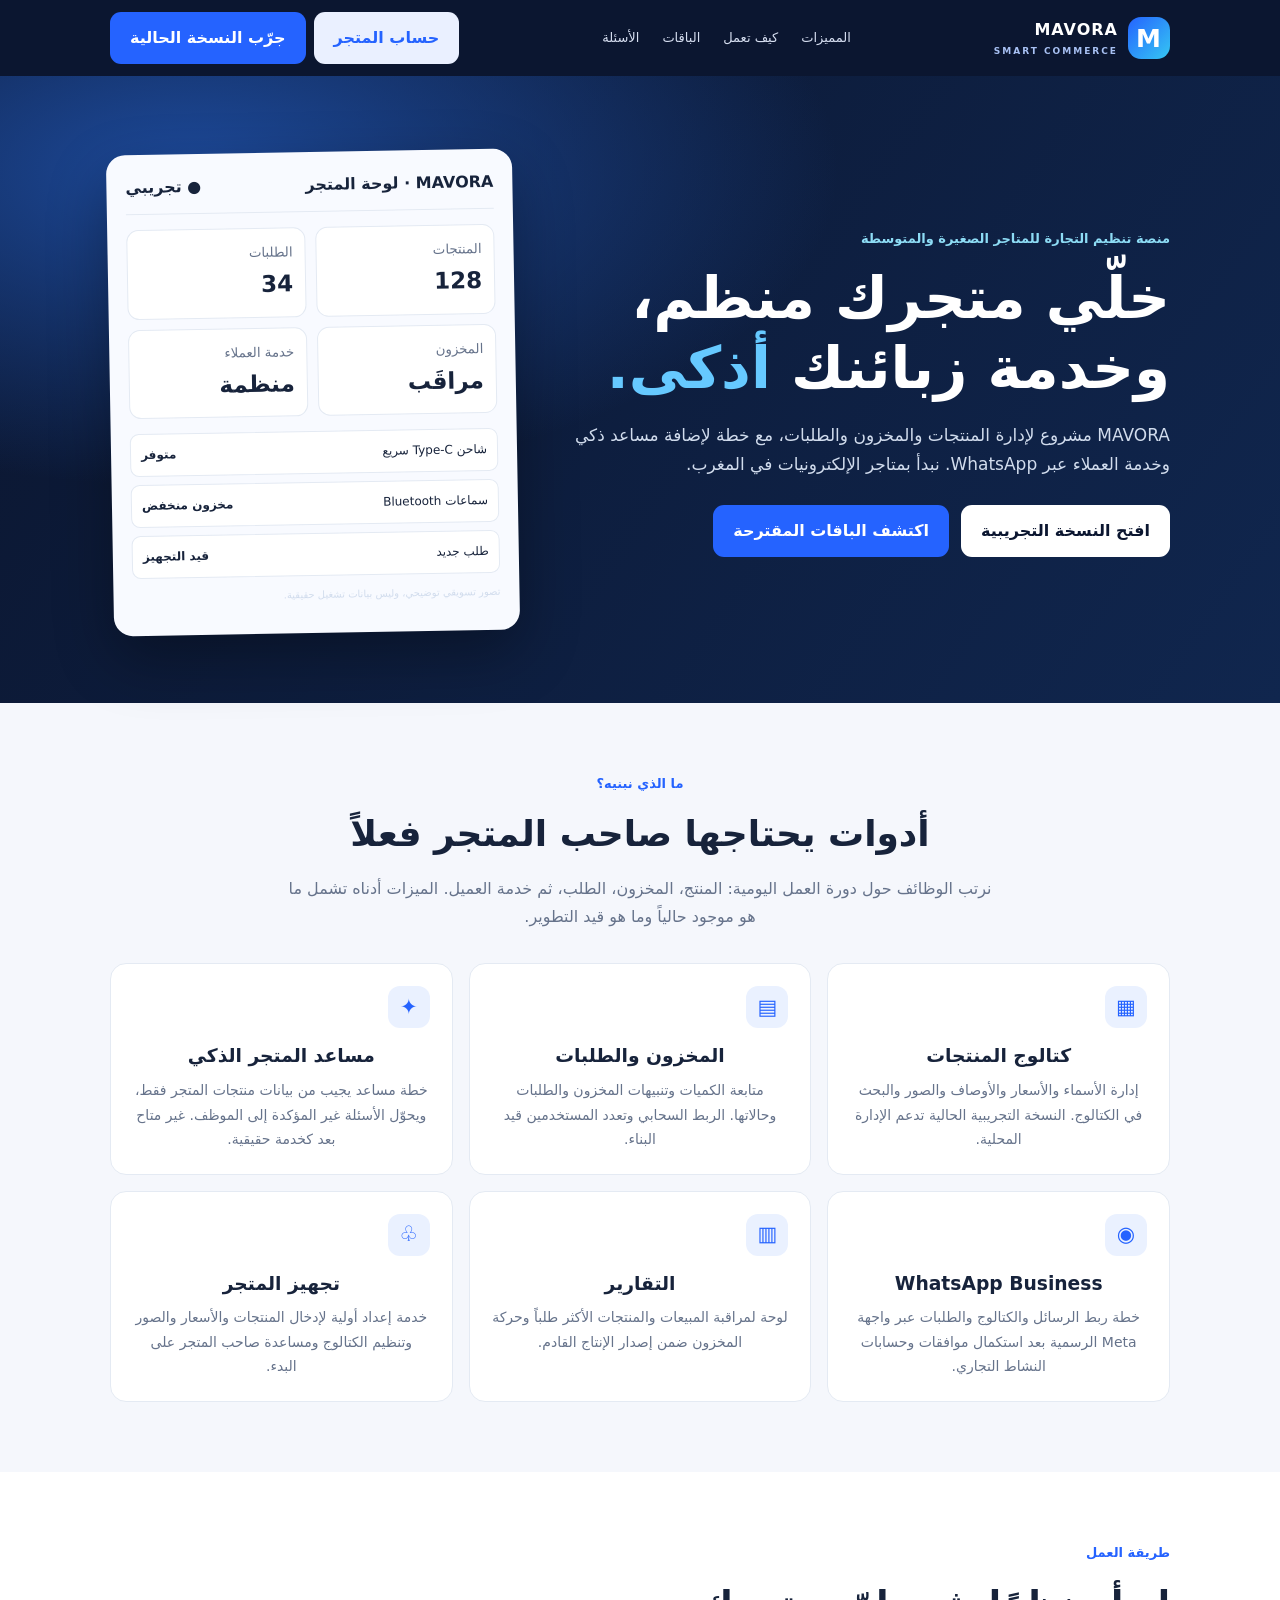
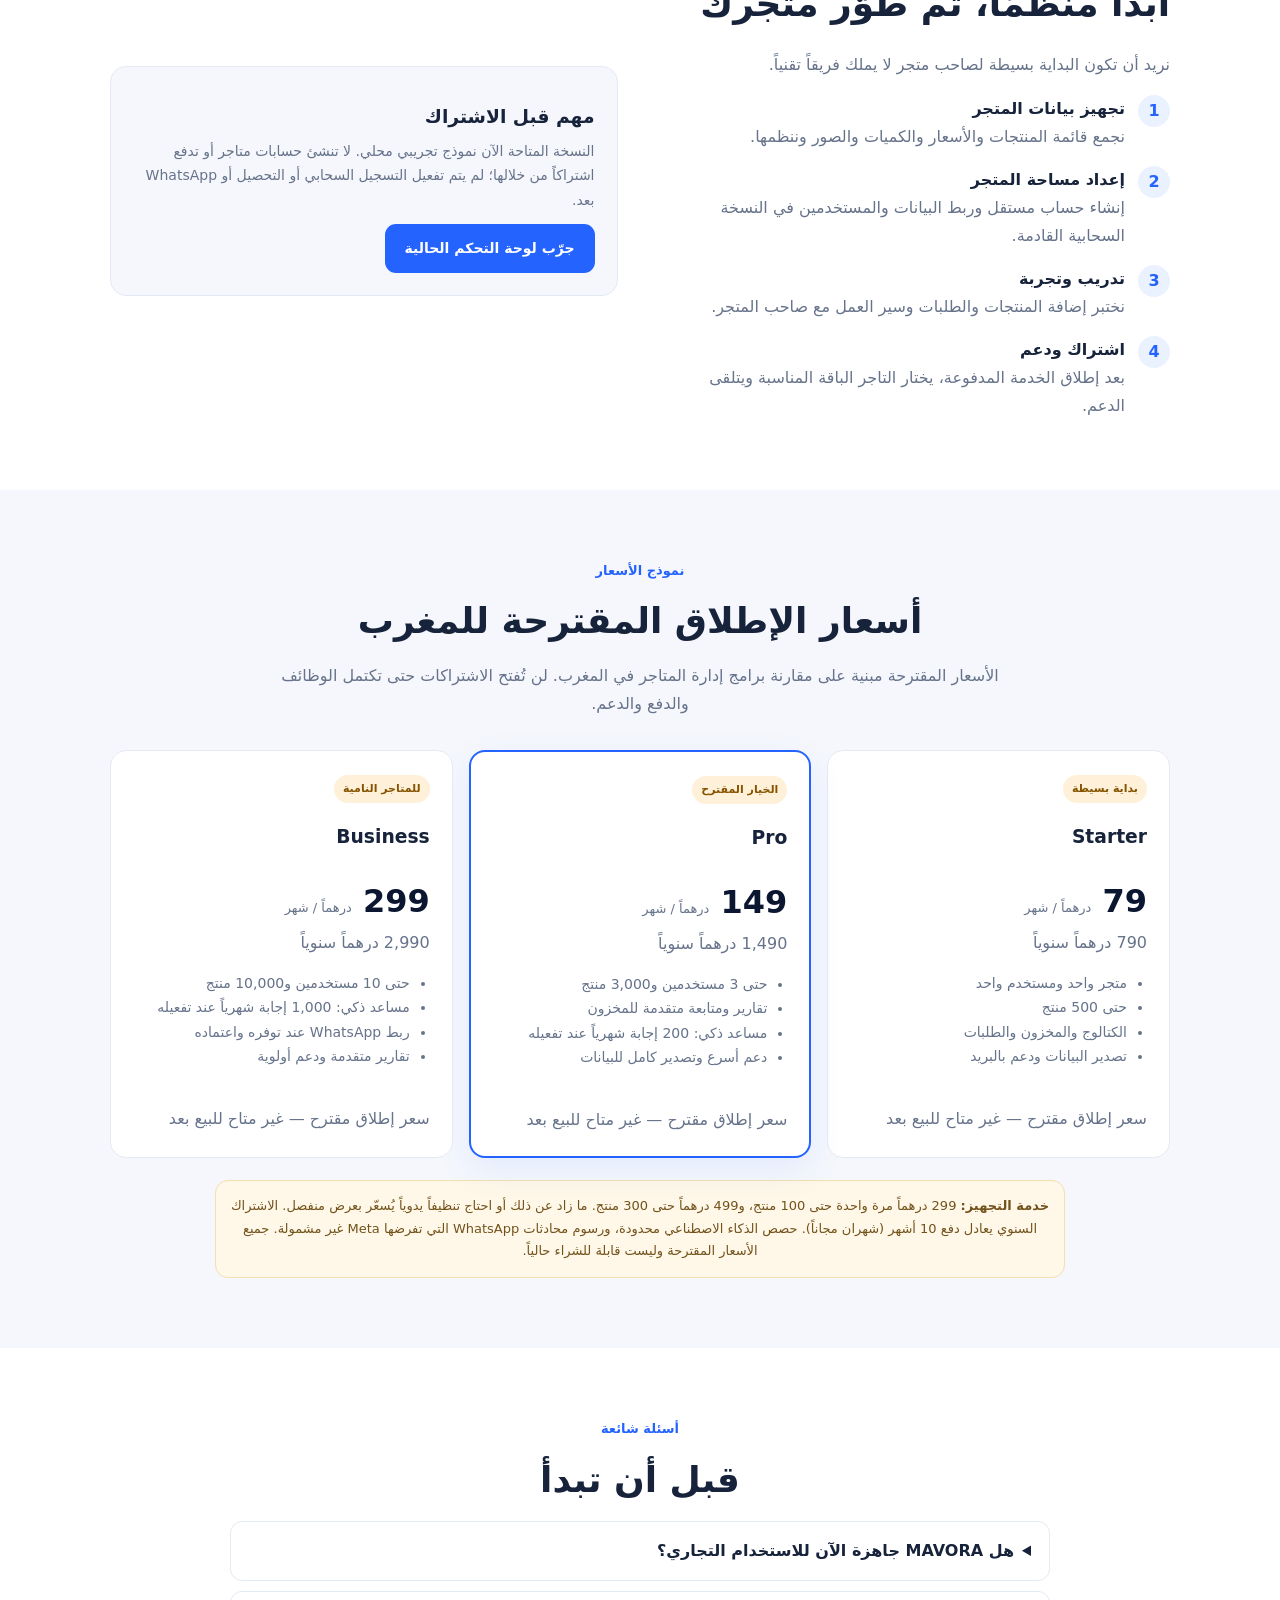
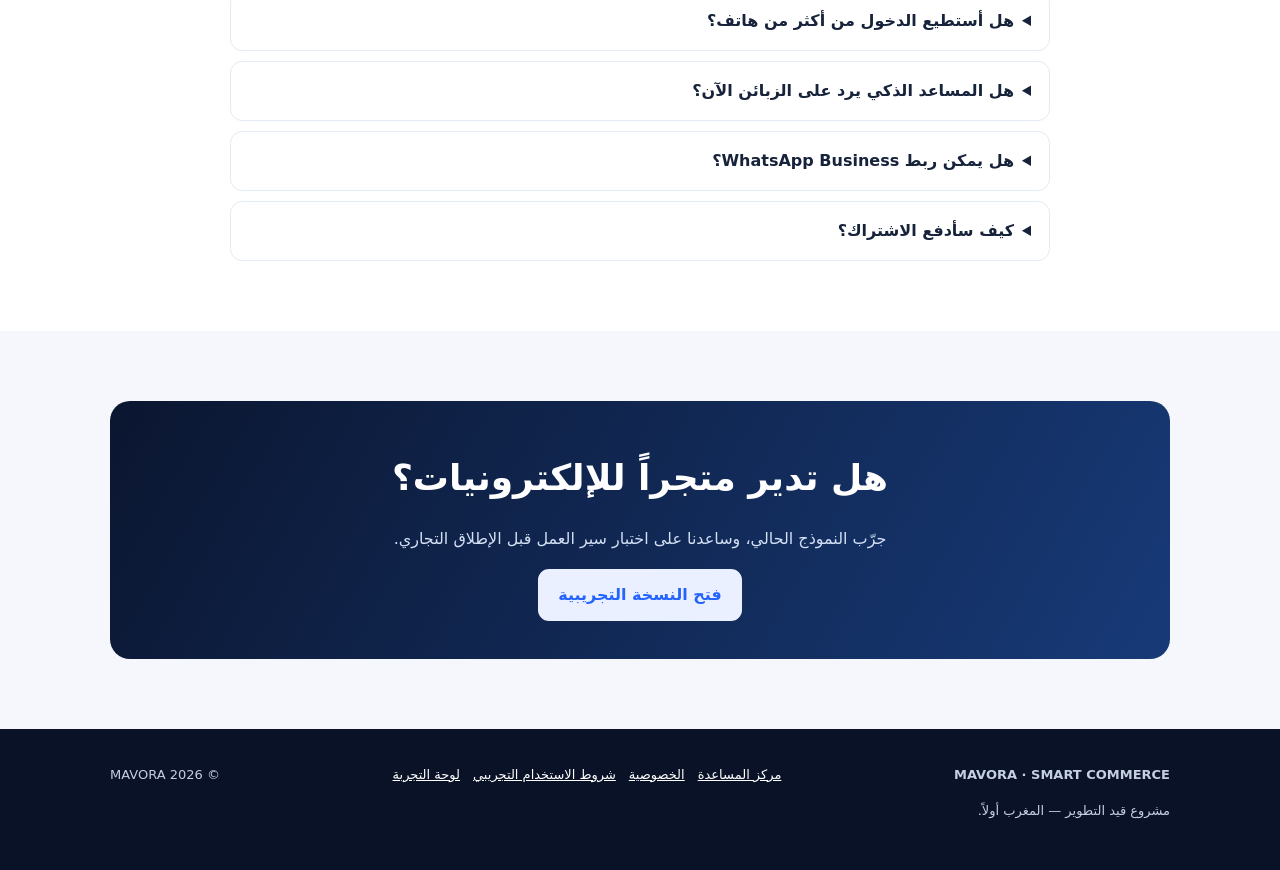
<file: index.html>
<!doctype html>
<html lang="ar" dir="rtl"><head><meta charset="utf-8"><meta name="viewport" content="width=device-width,initial-scale=1"><meta name="theme-color" content="#0b1630"><meta name="description" content="MAVORA تساعد المتاجر على تنظيم المنتجات والمخزون والطلبات وخدمة العملاء."><link rel="manifest" href="./manifest.webmanifest"><title>MAVORA | تجارة أذكى للمتاجر</title>
<style>
:root{--n:#0b1630;--b:#2563ff;--c:#35c7f2;--bg:#f5f7fc;--ink:#17233b;--muted:#66738b;--line:#e4eaf3}*{box-sizing:border-box}html{scroll-behavior:smooth}body{margin:0;background:var(--bg);color:var(--ink);font-family:system-ui,Tahoma,Arial;line-height:1.75}a{color:inherit;text-decoration:none}.wrap{max-width:1100px;margin:auto;padding:0 20px}.top{background:var(--n);color:#fff}.nav{height:76px;display:flex;align-items:center;justify-content:space-between;gap:20px}.brand{display:flex;align-items:center;gap:10px;font-weight:900;letter-spacing:1px}.mark{display:grid;place-items:center;width:42px;height:42px;border-radius:13px;background:linear-gradient(135deg,var(--b),var(--c));font-size:25px}.brand small{display:block;font-size:9px;color:#a8c1f3;letter-spacing:2px}.links{display:flex;gap:23px;color:#d6def0;font-size:13px}.btn{display:inline-flex;align-items:center;justify-content:center;border:0;border-radius:11px;background:var(--b);color:#fff;padding:12px 20px;font-weight:800;min-height:45px}.btn.alt{background:#eaf0ff;color:var(--b)}.hero{padding:76px 0 70px;color:#fff;background:radial-gradient(ellipse at 15% 15%,#1d4a9b 0,transparent 42%),linear-gradient(125deg,#0b1630,#10264e)}.hero-grid{display:grid;grid-template-columns:1.2fr .8fr;align-items:center;gap:45px}.eyebrow{color:#8ddcf5;font-weight:800;font-size:13px}.hero h1{font-size:clamp(34px,5vw,58px);line-height:1.2;margin:14px 0}.hero h1 span{color:#66c9ff}.hero p{color:#d1dced;max-width:650px;font-size:17px}.hero-actions{display:flex;gap:12px;flex-wrap:wrap;margin-top:25px}.hero .alt{background:#fff;color:var(--n)}.mock{background:#f8faff;color:var(--ink);border-radius:19px;padding:19px;box-shadow:0 22px 60px #0005;transform:rotate(-1deg)}.mock-head{display:flex;justify-content:space-between;align-items:center;border-bottom:1px solid var(--line);padding-bottom:12px;font-weight:800}.mock-grid{display:grid;grid-template-columns:repeat(2,1fr);gap:10px;margin:15px 0}.mock-stat{background:white;border:1px solid var(--line);border-radius:12px;padding:12px}.mock-stat small{color:var(--muted);display:block}.mock-stat b{font-size:23px}.mock-row{background:white;border:1px solid var(--line);border-radius:9px;padding:10px;margin-top:8px;font-size:12px;display:flex;justify-content:space-between}.section{padding:70px 0}.section.white{background:#fff}.center{text-align:center}.kicker{color:var(--b);font-weight:800;font-size:13px}.section h2{font-size:clamp(25px,3vw,36px);margin:7px 0 10px}.lead{color:var(--muted);max-width:720px;margin:0 auto 32px}.cards{display:grid;grid-template-columns:repeat(3,1fr);gap:16px}.card{background:#fff;border:1px solid var(--line);border-radius:16px;padding:22px}.white .card{background:var(--bg)}.ico{width:42px;height:42px;border-radius:12px;display:grid;place-items:center;background:#eaf1ff;color:var(--b);font-size:21px}.card h3{margin:12px 0 5px}.card p{margin:0;color:var(--muted);font-size:14px}.split{display:grid;grid-template-columns:1fr 1fr;gap:45px;align-items:center}.steps{display:grid;gap:15px}.step{display:flex;gap:13px;align-items:flex-start}.num{flex:0 0 32px;height:32px;border-radius:50%;display:grid;place-items:center;background:#eaf1ff;color:var(--b);font-weight:900}.plans{display:grid;grid-template-columns:repeat(3,1fr);gap:16px;text-align:right}.plan{background:#fff;border:1px solid var(--line);border-radius:16px;padding:22px}.plan.featured{border:2px solid var(--b);box-shadow:0 12px 35px #2563ff16}.price{font-size:32px;font-weight:900;color:var(--n)}.price small{font-size:13px;color:var(--muted);font-weight:500}.plan ul{padding-right:20px;color:var(--muted);font-size:14px;min-height:120px}.pill{display:inline-block;background:#fff1d9;color:#865400;padding:4px 9px;border-radius:30px;font-size:11px;font-weight:800}.warning{background:#fff8e8;border:1px solid #f2dfb2;color:#72521b;border-radius:13px;padding:14px;margin:22px auto 0;max-width:850px;font-size:13px}.faq{max-width:820px;margin:auto;display:grid;gap:10px;text-align:right}.faq details{background:#fff;border:1px solid var(--line);border-radius:12px;padding:15px 18px}.faq summary{font-weight:800;cursor:pointer}.faq p{color:var(--muted);font-size:14px;margin-bottom:0}.cta{background:linear-gradient(120deg,#0b1630,#173a78);color:#fff;border-radius:20px;padding:38px;text-align:center}.cta p{color:#d4e0f5}.foot{background:#091226;color:#c4cfe2;padding:35px 0;font-size:13px}.footrow{display:flex;justify-content:space-between;gap:20px;flex-wrap:wrap}.foot a{color:#fff;text-decoration:underline}.muted{color:var(--muted)}@media(max-width:760px){.links{display:none}.hero{padding:52px 0}.hero-grid,.split{grid-template-columns:1fr}.mock{max-width:500px}.cards,.plans{grid-template-columns:1fr}.plan ul{min-height:0}.section{padding:52px 0}.nav{height:66px}.cta{padding:25px 17px}}
</style></head><body>
<header class="top"><div class="wrap nav"><a class="brand" href="./"><span class="mark">M</span><span>MAVORA<small>SMART COMMERCE</small></span></a><nav class="links"><a href="#features">المميزات</a><a href="#how">كيف تعمل</a><a href="#plans">الباقات</a><a href="#faq">الأسئلة</a></nav><div style="display:flex;gap:8px;align-items:center"><a class="btn alt" href="./cloud.html">حساب المتجر</a><a class="btn" href="./app.html">جرّب النسخة الحالية</a></div></div></header>
<section class="hero"><div class="wrap hero-grid"><div><div class="eyebrow">منصة تنظيم التجارة للمتاجر الصغيرة والمتوسطة</div><h1>خلّي متجرك منظم، وخدمة زبائنك <span>أذكى.</span></h1><p>MAVORA مشروع لإدارة المنتجات والمخزون والطلبات، مع خطة لإضافة مساعد ذكي وخدمة العملاء عبر WhatsApp. نبدأ بمتاجر الإلكترونيات في المغرب.</p><div class="hero-actions"><a class="btn alt" href="./app.html">افتح النسخة التجريبية</a><a class="btn" href="#plans">اكتشف الباقات المقترحة</a></div></div><div class="mock" aria-label="تصور توضيحي للوحة إدارة المتجر"><div class="mock-head"><span>MAVORA · لوحة المتجر</span><span>● تجريبي</span></div><div class="mock-grid"><div class="mock-stat"><small>المنتجات</small><b>128</b></div><div class="mock-stat"><small>الطلبات</small><b>34</b></div><div class="mock-stat"><small>المخزون</small><b>مراقَب</b></div><div class="mock-stat"><small>خدمة العملاء</small><b>منظمة</b></div></div><div class="mock-row"><span>شاحن Type-C سريع</span><b>متوفر</b></div><div class="mock-row"><span>سماعات Bluetooth</span><b>مخزون منخفض</b></div><div class="mock-row"><span>طلب جديد</span><b>قيد التجهيز</b></div><p class="muted" style="font-size:10px">تصور تسويقي توضيحي، وليس بيانات تشغيل حقيقية.</p></div></div></section>
<section class="section" id="features"><div class="wrap center"><div class="kicker">ما الذي نبنيه؟</div><h2>أدوات يحتاجها صاحب المتجر فعلاً</h2><p class="lead">نرتب الوظائف حول دورة العمل اليومية: المنتج، المخزون، الطلب، ثم خدمة العميل. الميزات أدناه تشمل ما هو موجود حالياً وما هو قيد التطوير.</p><div class="cards">
<article class="card"><div class="ico">▦</div><h3>كتالوج المنتجات</h3><p>إدارة الأسماء والأسعار والأوصاف والصور والبحث في الكتالوج. النسخة التجريبية الحالية تدعم الإدارة المحلية.</p></article>
<article class="card"><div class="ico">▤</div><h3>المخزون والطلبات</h3><p>متابعة الكميات وتنبيهات المخزون والطلبات وحالاتها. الربط السحابي وتعدد المستخدمين قيد البناء.</p></article>
<article class="card"><div class="ico">✦</div><h3>مساعد المتجر الذكي</h3><p>خطة مساعد يجيب من بيانات منتجات المتجر فقط، ويحوّل الأسئلة غير المؤكدة إلى الموظف. غير متاح بعد كخدمة حقيقية.</p></article>
<article class="card"><div class="ico">◉</div><h3>WhatsApp Business</h3><p>خطة ربط الرسائل والكتالوج والطلبات عبر واجهة Meta الرسمية بعد استكمال موافقات وحسابات النشاط التجاري.</p></article>
<article class="card"><div class="ico">▥</div><h3>التقارير</h3><p>لوحة لمراقبة المبيعات والمنتجات الأكثر طلباً وحركة المخزون ضمن إصدار الإنتاج القادم.</p></article>
<article class="card"><div class="ico">♧</div><h3>تجهيز المتجر</h3><p>خدمة إعداد أولية لإدخال المنتجات والأسعار والصور وتنظيم الكتالوج ومساعدة صاحب المتجر على البدء.</p></article>
</div></div></section>
<section class="section white" id="how"><div class="wrap split"><div><div class="kicker">طريقة العمل</div><h2>ابدأ منظمًا، ثم طوّر متجرك</h2><p class="muted">نريد أن تكون البداية بسيطة لصاحب متجر لا يملك فريقاً تقنياً.</p><div class="steps"><div class="step"><span class="num">1</span><div><b>تجهيز بيانات المتجر</b><div class="muted">نجمع قائمة المنتجات والأسعار والكميات والصور وننظمها.</div></div></div><div class="step"><span class="num">2</span><div><b>إعداد مساحة المتجر</b><div class="muted">إنشاء حساب مستقل وربط البيانات والمستخدمين في النسخة السحابية القادمة.</div></div></div><div class="step"><span class="num">3</span><div><b>تدريب وتجربة</b><div class="muted">نختبر إضافة المنتجات والطلبات وسير العمل مع صاحب المتجر.</div></div></div><div class="step"><span class="num">4</span><div><b>اشتراك ودعم</b><div class="muted">بعد إطلاق الخدمة المدفوعة، يختار التاجر الباقة المناسبة ويتلقى الدعم.</div></div></div></div></div><div class="card"><h3>مهم قبل الاشتراك</h3><p>النسخة المتاحة الآن نموذج تجريبي محلي. لا تنشئ حسابات متاجر أو تدفع اشتراكاً من خلالها؛ لم يتم تفعيل التسجيل السحابي أو التحصيل أو WhatsApp بعد.</p><p style="margin-top:12px"><a class="btn" href="./app.html">جرّب لوحة التحكم الحالية</a></p></div></div></section>
<section class="section" id="plans"><div class="wrap center"><div class="kicker">نموذج الأسعار</div><h2>أسعار الإطلاق المقترحة للمغرب</h2><p class="lead">الأسعار المقترحة مبنية على مقارنة برامج إدارة المتاجر في المغرب. لن تُفتح الاشتراكات حتى تكتمل الوظائف والدفع والدعم.</p><div class="plans">
<article class="plan"><span class="pill">بداية بسيطة</span><h3>Starter</h3><div class="price">79 <small>درهماً / شهر</small></div><div class="muted">790 درهماً سنوياً</div><ul><li>متجر واحد ومستخدم واحد</li><li>حتى 500 منتج</li><li>الكتالوج والمخزون والطلبات</li><li>تصدير البيانات ودعم بالبريد</li></ul><span class="muted">سعر إطلاق مقترح — غير متاح للبيع بعد</span></article>
<article class="plan featured"><span class="pill">الخيار المقترح</span><h3>Pro</h3><div class="price">149 <small>درهماً / شهر</small></div><div class="muted">1,490 درهماً سنوياً</div><ul><li>حتى 3 مستخدمين و3,000 منتج</li><li>تقارير ومتابعة متقدمة للمخزون</li><li>مساعد ذكي: 200 إجابة شهرياً عند تفعيله</li><li>دعم أسرع وتصدير كامل للبيانات</li></ul><span class="muted">سعر إطلاق مقترح — غير متاح للبيع بعد</span></article>
<article class="plan"><span class="pill">للمتاجر النامية</span><h3>Business</h3><div class="price">299 <small>درهماً / شهر</small></div><div class="muted">2,990 درهماً سنوياً</div><ul><li>حتى 10 مستخدمين و10,000 منتج</li><li>مساعد ذكي: 1,000 إجابة شهرياً عند تفعيله</li><li>ربط WhatsApp عند توفره واعتماده</li><li>تقارير متقدمة ودعم أولوية</li></ul><span class="muted">سعر إطلاق مقترح — غير متاح للبيع بعد</span></article>
</div><div class="warning"><b>خدمة التجهيز:</b> 299 درهماً مرة واحدة حتى 100 منتج، و499 درهماً حتى 300 منتج. ما زاد عن ذلك أو احتاج تنظيفاً يدوياً يُسعّر بعرض منفصل. الاشتراك السنوي يعادل دفع 10 أشهر (شهران مجاناً). حصص الذكاء الاصطناعي محدودة، ورسوم محادثات WhatsApp التي تفرضها Meta غير مشمولة. جميع الأسعار المقترحة وليست قابلة للشراء حالياً.</div></div></section>
<section class="section white" id="faq"><div class="wrap center"><div class="kicker">أسئلة شائعة</div><h2>قبل أن تبدأ</h2><div class="faq">
<details><summary>هل MAVORA جاهزة الآن للاستخدام التجاري؟</summary><p>لا. المتاح حالياً نموذج واجهة تجريبي يحفظ البيانات محلياً في المتصفح. لا تستخدمه لتخزين بيانات عملاء حقيقية أو تشغيل متجر فعلي.</p></details>
<details><summary>هل أستطيع الدخول من أكثر من هاتف؟</summary><p>ليس في النسخة الحالية. المزامنة السحابية وتسجيل الدخول لكل متجر من متطلبات الإصدار التجاري القادم.</p></details>
<details><summary>هل المساعد الذكي يرد على الزبائن الآن؟</summary><p>لا. الموجود في النسخة التجريبية بحث بسيط داخل كتالوج محلي، وليس نموذج ذكاء اصطناعي متصلاً.</p></details>
<details><summary>هل يمكن ربط WhatsApp Business؟</summary><p>هذا ضمن خارطة الطريق. يتطلب حساب WhatsApp Business Platform ورقم نشاط تجاري وإعدادات وموافقات Meta، ولا يعمل بمجرد فتح الموقع.</p></details>
<details><summary>كيف سأدفع الاشتراك؟</summary><p>لم يتم تفعيل الدفع بعد. الخطة هي بوابة محلية للمغرب بعد قبول التاجر، وPaddle للأسواق الدولية بعد التحقق من أهلية حساب البائع. لن نطلب منك إدخال بطاقة أو دفع أي مبلغ قبل إعلان الإطلاق الرسمي.</p></details>
</div></div></section>
<section class="section"><div class="wrap"><div class="cta"><h2>هل تدير متجراً للإلكترونيات؟</h2><p>جرّب النموذج الحالي، وساعدنا على اختبار سير العمل قبل الإطلاق التجاري.</p><a class="btn alt" href="./app.html">فتح النسخة التجريبية</a></div></div></section>
<footer class="foot"><div class="wrap footrow"><div><b>MAVORA · SMART COMMERCE</b><p>مشروع قيد التطوير — المغرب أولاً.</p></div><div><a href="./help.html">مركز المساعدة</a>　<a href="./privacy.html">الخصوصية</a>　<a href="./terms.html">شروط الاستخدام التجريبي</a>　<a href="./app.html">لوحة التجربة</a></div><div>© <span id="year"></span> MAVORA</div></div></footer><script>document.getElementById('year').textContent=new Date().getFullYear()</script></body></html>
</file>
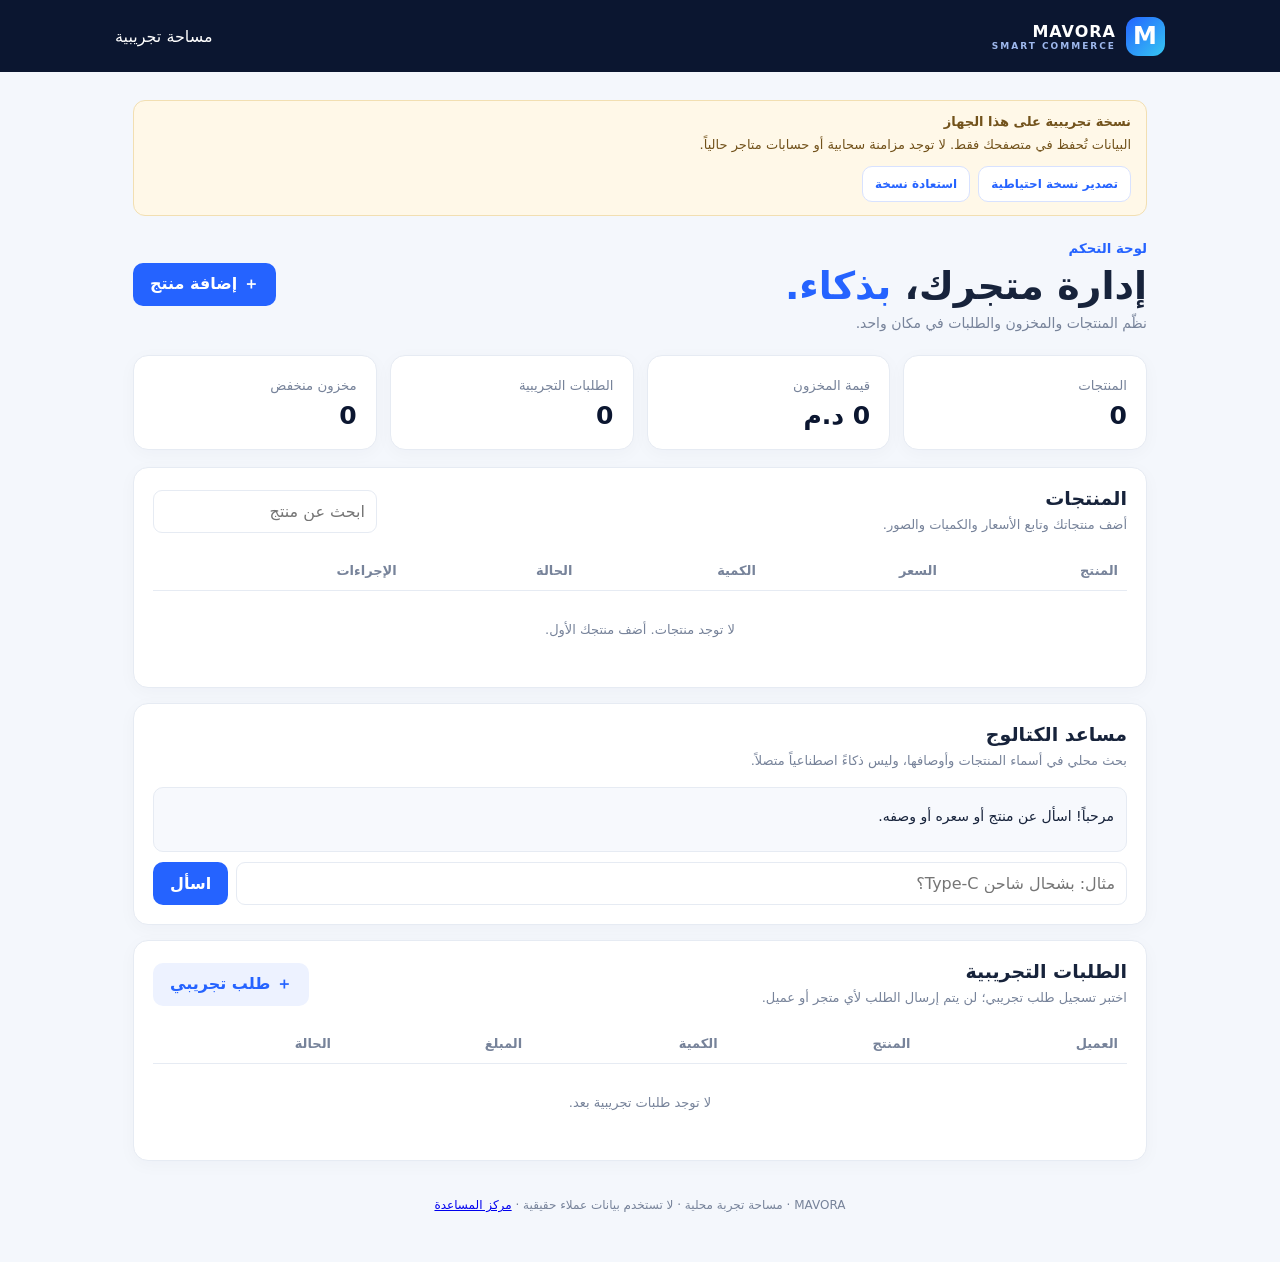
<file: app.html>
<!doctype html>
<html lang="ar" dir="rtl">
<head>
<meta charset="utf-8">
<meta name="viewport" content="width=device-width,initial-scale=1">
<meta name="theme-color" content="#0b1630">
<meta name="description" content="MAVORA لإدارة المتاجر والمنتجات والمخزون والطلبات">
<link rel="manifest" href="./manifest.webmanifest">
<link rel="stylesheet" href="./styles.css">
<title>MAVORA | لوحة التجربة</title>
</head>
<body>
<header><a class="brand" href="./" aria-label="MAVORA الصفحة الرئيسية"><b>M</b><span>MAVORA<small>SMART COMMERCE</small></span></a><span id="storeLabel">مساحة تجريبية</span></header>
<main>
<div class="notice" role="status"><strong>نسخة تجريبية على هذا الجهاز</strong><span>البيانات تُحفظ في متصفحك فقط. لا توجد مزامنة سحابية أو حسابات متاجر حالياً.</span><div class="backup-actions"><button type="button" class="outline" id="exportBtn">تصدير نسخة احتياطية</button><button type="button" class="outline" id="importBtn">استعادة نسخة</button><input id="importFile" type="file" accept="application/json,.json" hidden></div></div>
<section class="hero"><div><small>لوحة التحكم</small><h1>إدارة متجرك، <em>بذكاء.</em></h1><p>نظّم المنتجات والمخزون والطلبات في مكان واحد.</p></div><button id="addBtn">＋ إضافة منتج</button></section>
<section class="stats">
<article><small>المنتجات</small><strong id="count">0</strong></article>
<article><small>قيمة المخزون</small><strong id="stockValue">0 د.م</strong></article>
<article><small>الطلبات التجريبية</small><strong id="ordersCount">0</strong></article>
<article><small>مخزون منخفض</small><strong id="lowCount">0</strong></article>
</section>
<section class="panel">
<div class="heading"><div><h2>المنتجات</h2><p>أضف منتجاتك وتابع الأسعار والكميات والصور.</p></div><input id="search" type="search" placeholder="ابحث عن منتج" aria-label="ابحث عن منتج"></div>
<div class="scroll"><table><thead><tr><th>المنتج</th><th>السعر</th><th>الكمية</th><th>الحالة</th><th>الإجراءات</th></tr></thead><tbody id="rows"></tbody></table></div>
<p id="empty" class="empty">لا توجد منتجات. أضف منتجك الأول.</p><p id="noResults" class="empty" hidden>لا توجد نتائج مطابقة للبحث.</p>
</section>
<section class="panel">
<div class="heading"><div><h2>مساعد الكتالوج</h2><p>بحث محلي في أسماء المنتجات وأوصافها، وليس ذكاءً اصطناعياً متصلاً.</p></div></div>
<div id="chat" class="chat" aria-live="polite"><p>مرحباً! اسأل عن منتج أو سعره أو وصفه.</p></div>
<form id="ask"><input id="question" autocomplete="off" placeholder="مثال: بشحال شاحن Type-C؟" required maxlength="180"><button>اسأل</button></form>
</section>
<section class="panel">
<div class="heading"><div><h2>الطلبات التجريبية</h2><p>اختبر تسجيل طلب تجريبي؛ لن يتم إرسال الطلب لأي متجر أو عميل.</p></div><button class="secondary" id="newOrder">＋ طلب تجريبي</button></div>
<div class="scroll"><table><thead><tr><th>العميل</th><th>المنتج</th><th>الكمية</th><th>المبلغ</th><th>الحالة</th></tr></thead><tbody id="orderRows"></tbody></table></div>
<p id="ordersEmpty" class="empty">لا توجد طلبات تجريبية بعد.</p>
</section>
<footer>MAVORA · مساحة تجربة محلية · لا تستخدم بيانات عملاء حقيقية · <a href="./help.html">مركز المساعدة</a></footer>
</main>
<dialog id="dlg"><form id="productForm">
<h2 id="productDialogTitle">إضافة منتج</h2><input type="hidden" id="pid">
<label>اسم المنتج<input id="name" required maxlength="80" autocomplete="off"></label>
<label>السعر بالدرهم<input id="price" type="number" min="0" max="100000000" step="0.01" required inputmode="decimal"></label>
<label>الكمية<input id="qty" type="number" min="0" max="10000000" step="1" required inputmode="numeric"></label>
<label>وصف المنتج (اختياري)<input id="desc" maxlength="300"></label>
<label>رابط صورة المنتج (اختياري)<input id="imageUrl" type="url" placeholder="https://..." maxlength="500" inputmode="url"></label>
<p class="field-hint">استخدم رابط صورة مباشر يبدأ بـ https:// أو http://.</p>
<div class="actions"><button type="button" class="secondary" id="cancel">إلغاء</button><button>حفظ المنتج</button></div>
</form></dialog>
<dialog id="orderDlg"><form id="orderForm">
<h2>إنشاء طلب تجريبي</h2>
<label>اسم العميل<input id="customer" required maxlength="80"></label>
<label>المنتج<select id="orderProduct" required></select></label>
<label>الكمية المطلوبة<input id="orderQty" type="number" min="1" step="1" value="1" required inputmode="numeric"></label>
<p id="availableQty" class="field-hint"></p>
<div class="actions"><button type="button" class="secondary" id="cancelOrder">إلغاء</button><button>إنشاء الطلب التجريبي</button></div>
</form></dialog>
<script src="./app.js" defer></script>
</body></html>
</file>
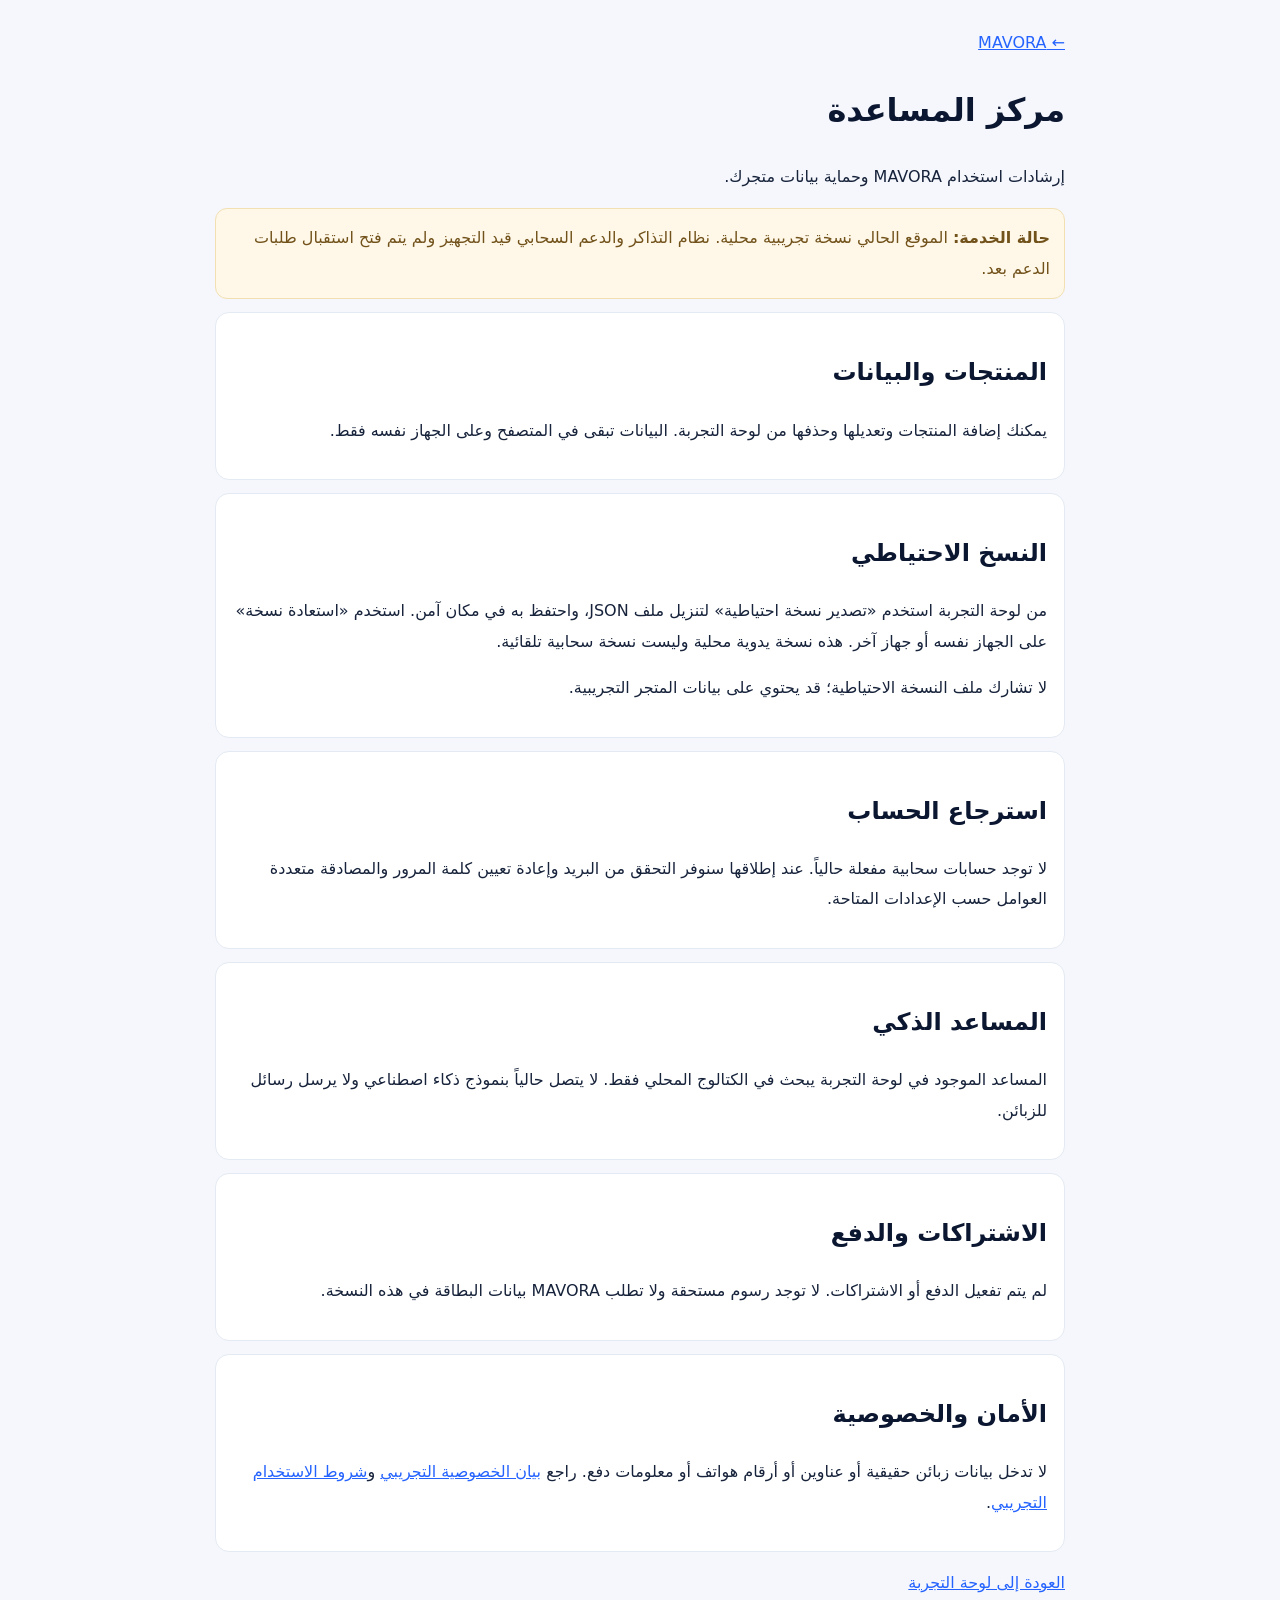
<file: help.html>
<!doctype html><html lang="ar" dir="rtl"><head><meta charset="utf-8"><meta name="viewport" content="width=device-width,initial-scale=1"><meta name="robots" content="index,follow"><title>مركز المساعدة | MAVORA</title><style>body{font-family:system-ui,Tahoma;line-height:1.9;max-width:850px;margin:28px auto;padding:0 18px;color:#17233b;background:#f5f7fc}h1,h2{color:#0b1630}a{color:#2563ff}.card{background:white;border:1px solid #e4eaf3;border-radius:14px;padding:17px;margin:13px 0}.notice{background:#fff8e8;border:1px solid #f2dfb2;border-radius:12px;padding:14px;color:#72521b}</style></head><body><p><a href="./">← MAVORA</a></p><h1>مركز المساعدة</h1><p>إرشادات استخدام MAVORA وحماية بيانات متجرك.</p><div class="notice"><b>حالة الخدمة:</b> الموقع الحالي نسخة تجريبية محلية. نظام التذاكر والدعم السحابي قيد التجهيز ولم يتم فتح استقبال طلبات الدعم بعد.</div><section class="card"><h2>المنتجات والبيانات</h2><p>يمكنك إضافة المنتجات وتعديلها وحذفها من لوحة التجربة. البيانات تبقى في المتصفح وعلى الجهاز نفسه فقط.</p></section><section class="card"><h2>النسخ الاحتياطي</h2><p>من لوحة التجربة استخدم «تصدير نسخة احتياطية» لتنزيل ملف JSON، واحتفظ به في مكان آمن. استخدم «استعادة نسخة» على الجهاز نفسه أو جهاز آخر. هذه نسخة يدوية محلية وليست نسخة سحابية تلقائية.</p><p>لا تشارك ملف النسخة الاحتياطية؛ قد يحتوي على بيانات المتجر التجريبية.</p></section><section class="card"><h2>استرجاع الحساب</h2><p>لا توجد حسابات سحابية مفعلة حالياً. عند إطلاقها سنوفر التحقق من البريد وإعادة تعيين كلمة المرور والمصادقة متعددة العوامل حسب الإعدادات المتاحة.</p></section><section class="card"><h2>المساعد الذكي</h2><p>المساعد الموجود في لوحة التجربة يبحث في الكتالوج المحلي فقط. لا يتصل حالياً بنموذج ذكاء اصطناعي ولا يرسل رسائل للزبائن.</p></section><section class="card"><h2>الاشتراكات والدفع</h2><p>لم يتم تفعيل الدفع أو الاشتراكات. لا توجد رسوم مستحقة ولا تطلب MAVORA بيانات البطاقة في هذه النسخة.</p></section><section class="card"><h2>الأمان والخصوصية</h2><p>لا تدخل بيانات زبائن حقيقية أو عناوين أو أرقام هواتف أو معلومات دفع. راجع <a href="./privacy.html">بيان الخصوصية التجريبي</a> و<a href="./terms.html">شروط الاستخدام التجريبي</a>.</p></section><p><a href="./app.html">العودة إلى لوحة التجربة</a></p></body></html>
</file>
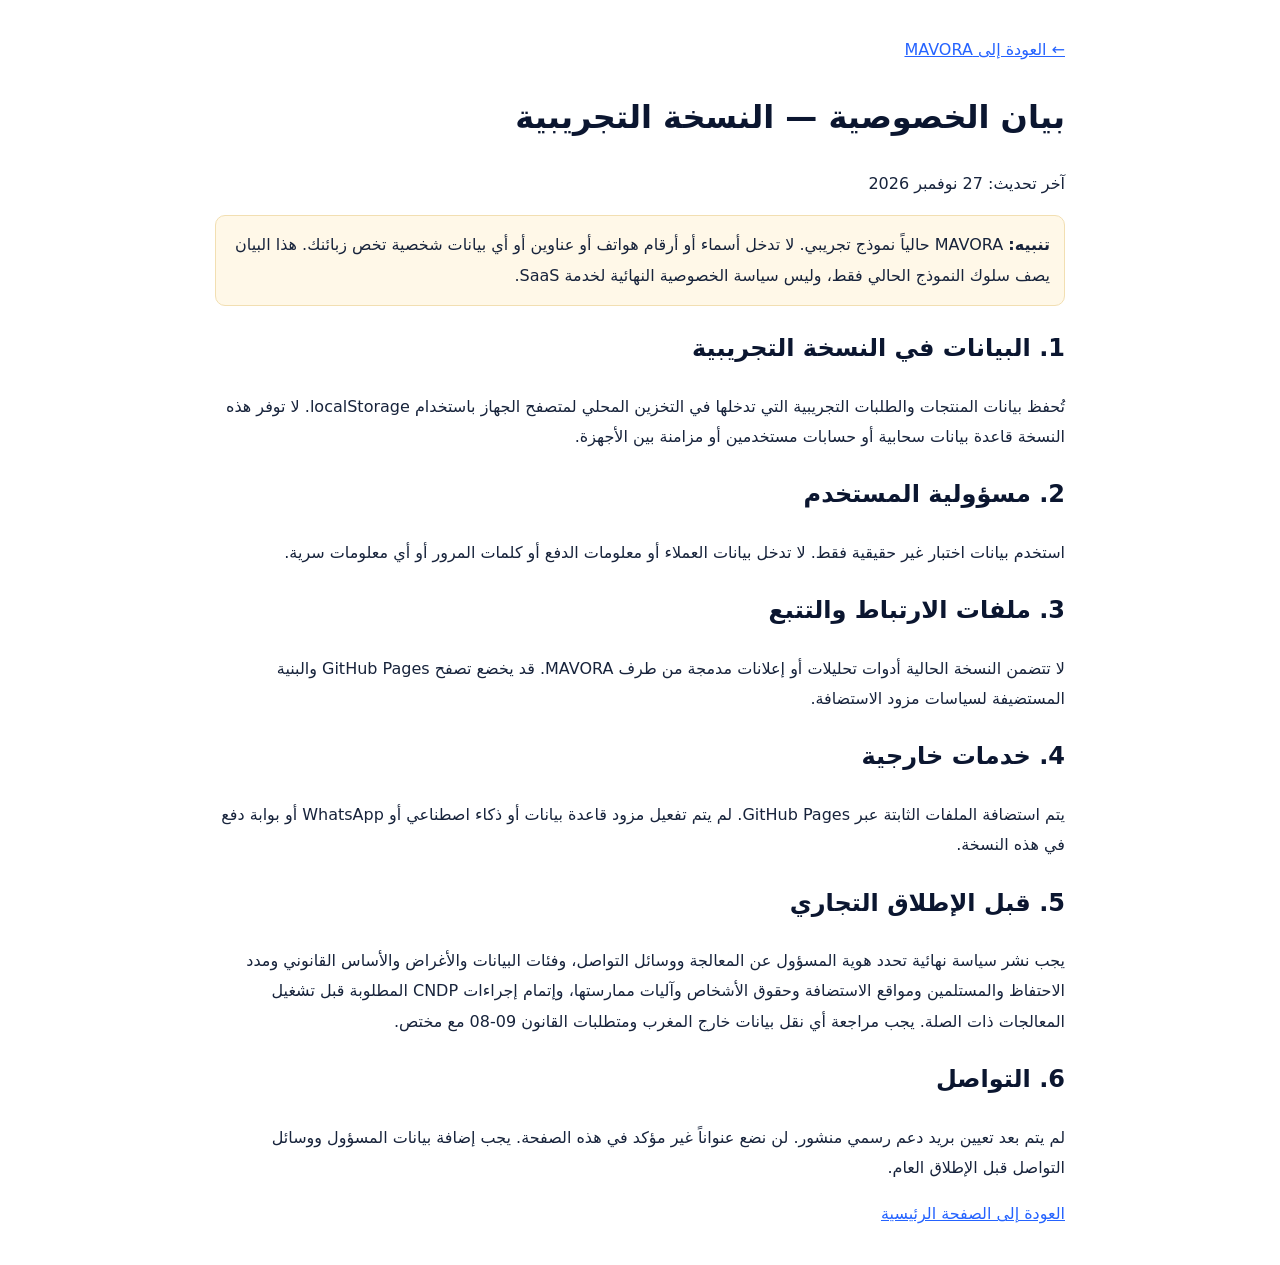
<file: privacy.html>
<!doctype html><html lang="ar" dir="rtl"><head><meta charset="utf-8"><meta name="viewport" content="width=device-width,initial-scale=1"><meta name="robots" content="noindex"><title>الخصوصية | MAVORA</title><style>body{font-family:system-ui,Tahoma;line-height:1.9;max-width:850px;margin:35px auto;padding:0 18px;color:#17233b}h1,h2{color:#0b1630}a{color:#2563ff}.notice{background:#fff8e8;padding:14px;border:1px solid #f2dfb2;border-radius:10px}</style></head><body><p><a href="./">← العودة إلى MAVORA</a></p><h1>بيان الخصوصية — النسخة التجريبية</h1><p>آخر تحديث: 27 نوفمبر 2026</p><div class="notice"><b>تنبيه:</b> MAVORA حالياً نموذج تجريبي. لا تدخل أسماء أو أرقام هواتف أو عناوين أو أي بيانات شخصية تخص زبائنك. هذا البيان يصف سلوك النموذج الحالي فقط، وليس سياسة الخصوصية النهائية لخدمة SaaS.</div><h2>1. البيانات في النسخة التجريبية</h2><p>تُحفظ بيانات المنتجات والطلبات التجريبية التي تدخلها في التخزين المحلي لمتصفح الجهاز باستخدام localStorage. لا توفر هذه النسخة قاعدة بيانات سحابية أو حسابات مستخدمين أو مزامنة بين الأجهزة.</p><h2>2. مسؤولية المستخدم</h2><p>استخدم بيانات اختبار غير حقيقية فقط. لا تدخل بيانات العملاء أو معلومات الدفع أو كلمات المرور أو أي معلومات سرية.</p><h2>3. ملفات الارتباط والتتبع</h2><p>لا تتضمن النسخة الحالية أدوات تحليلات أو إعلانات مدمجة من طرف MAVORA. قد يخضع تصفح GitHub Pages والبنية المستضيفة لسياسات مزود الاستضافة.</p><h2>4. خدمات خارجية</h2><p>يتم استضافة الملفات الثابتة عبر GitHub Pages. لم يتم تفعيل مزود قاعدة بيانات أو ذكاء اصطناعي أو WhatsApp أو بوابة دفع في هذه النسخة.</p><h2>5. قبل الإطلاق التجاري</h2><p>يجب نشر سياسة نهائية تحدد هوية المسؤول عن المعالجة ووسائل التواصل، وفئات البيانات والأغراض والأساس القانوني ومدد الاحتفاظ والمستلمين ومواقع الاستضافة وحقوق الأشخاص وآليات ممارستها، وإتمام إجراءات CNDP المطلوبة قبل تشغيل المعالجات ذات الصلة. يجب مراجعة أي نقل بيانات خارج المغرب ومتطلبات القانون 09-08 مع مختص.</p><h2>6. التواصل</h2><p>لم يتم بعد تعيين بريد دعم رسمي منشور. لن نضع عنواناً غير مؤكد في هذه الصفحة. يجب إضافة بيانات المسؤول ووسائل التواصل قبل الإطلاق العام.</p><p><a href="./">العودة إلى الصفحة الرئيسية</a></p></body></html>
</file>
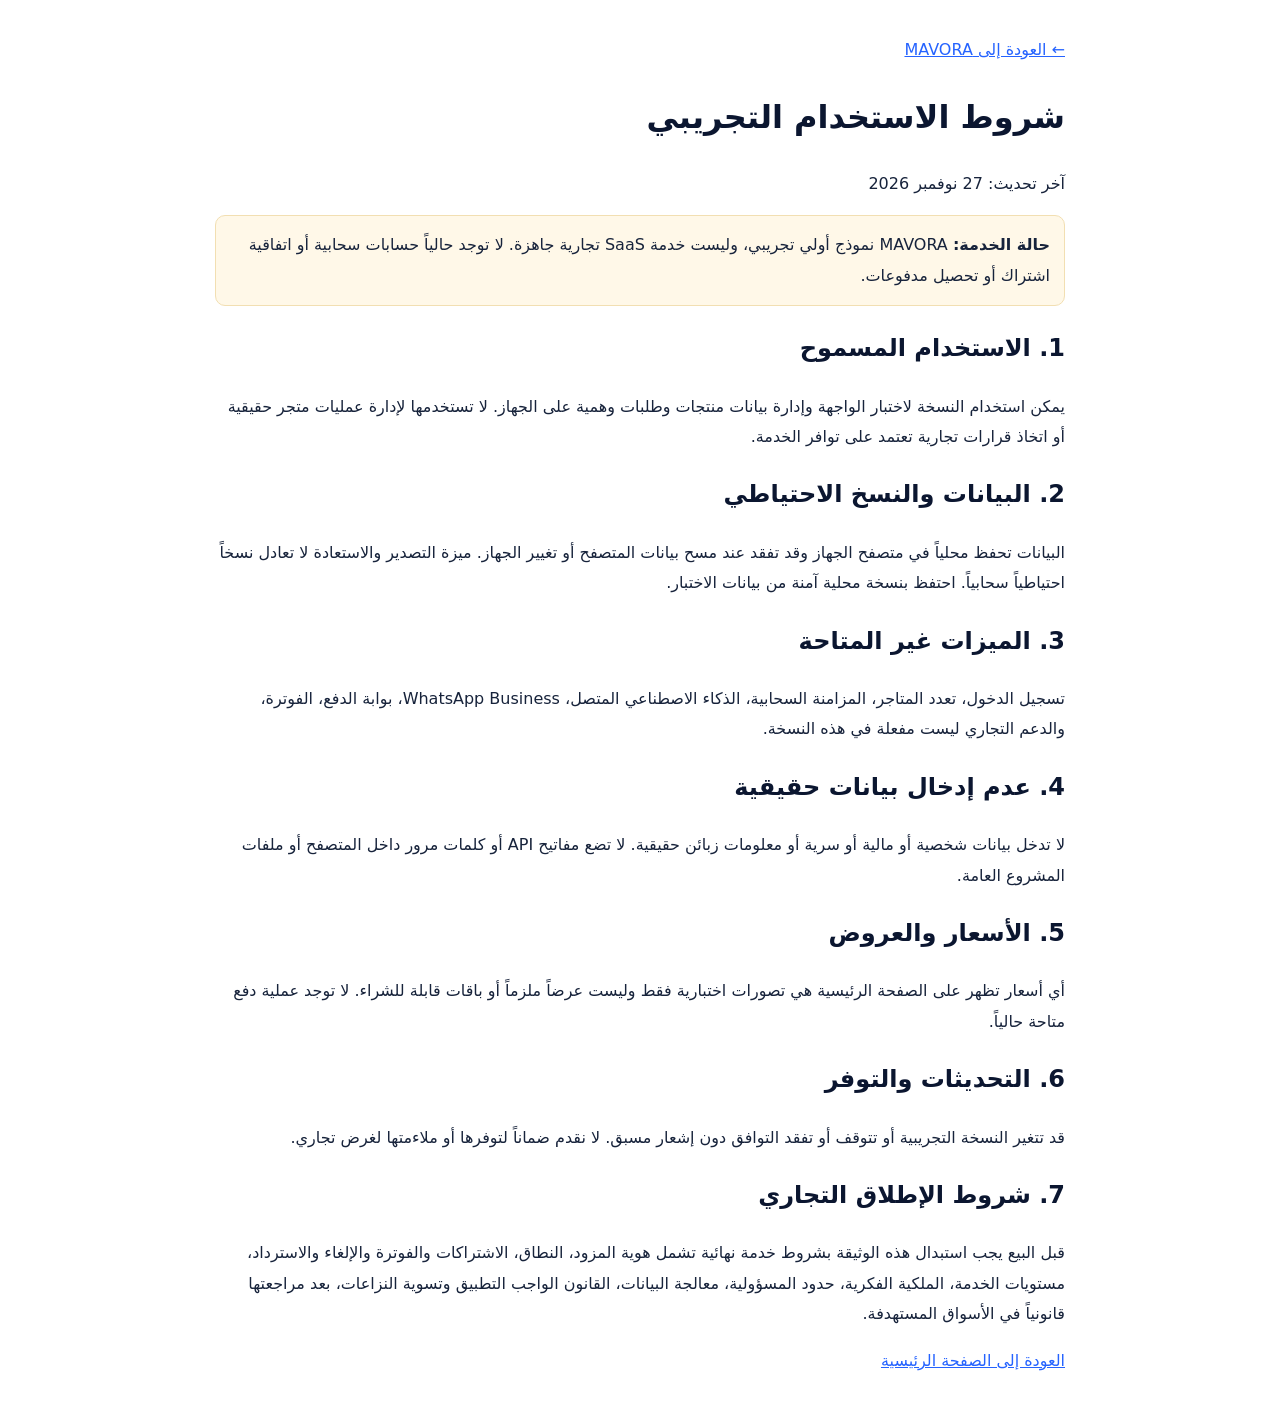
<file: terms.html>
<!doctype html><html lang="ar" dir="rtl"><head><meta charset="utf-8"><meta name="viewport" content="width=device-width,initial-scale=1"><meta name="robots" content="noindex"><title>شروط الاستخدام التجريبي | MAVORA</title><style>body{font-family:system-ui,Tahoma;line-height:1.9;max-width:850px;margin:35px auto;padding:0 18px;color:#17233b}h1,h2{color:#0b1630}a{color:#2563ff}.notice{background:#fff8e8;padding:14px;border:1px solid #f2dfb2;border-radius:10px}</style></head><body><p><a href="./">← العودة إلى MAVORA</a></p><h1>شروط الاستخدام التجريبي</h1><p>آخر تحديث: 27 نوفمبر 2026</p><div class="notice"><b>حالة الخدمة:</b> MAVORA نموذج أولي تجريبي، وليست خدمة SaaS تجارية جاهزة. لا توجد حالياً حسابات سحابية أو اتفاقية اشتراك أو تحصيل مدفوعات.</div><h2>1. الاستخدام المسموح</h2><p>يمكن استخدام النسخة لاختبار الواجهة وإدارة بيانات منتجات وطلبات وهمية على الجهاز. لا تستخدمها لإدارة عمليات متجر حقيقية أو اتخاذ قرارات تجارية تعتمد على توافر الخدمة.</p><h2>2. البيانات والنسخ الاحتياطي</h2><p>البيانات تحفظ محلياً في متصفح الجهاز وقد تفقد عند مسح بيانات المتصفح أو تغيير الجهاز. ميزة التصدير والاستعادة لا تعادل نسخاً احتياطياً سحابياً. احتفظ بنسخة محلية آمنة من بيانات الاختبار.</p><h2>3. الميزات غير المتاحة</h2><p>تسجيل الدخول، تعدد المتاجر، المزامنة السحابية، الذكاء الاصطناعي المتصل، WhatsApp Business، بوابة الدفع، الفوترة، والدعم التجاري ليست مفعلة في هذه النسخة.</p><h2>4. عدم إدخال بيانات حقيقية</h2><p>لا تدخل بيانات شخصية أو مالية أو سرية أو معلومات زبائن حقيقية. لا تضع مفاتيح API أو كلمات مرور داخل المتصفح أو ملفات المشروع العامة.</p><h2>5. الأسعار والعروض</h2><p>أي أسعار تظهر على الصفحة الرئيسية هي تصورات اختبارية فقط وليست عرضاً ملزماً أو باقات قابلة للشراء. لا توجد عملية دفع متاحة حالياً.</p><h2>6. التحديثات والتوفر</h2><p>قد تتغير النسخة التجريبية أو تتوقف أو تفقد التوافق دون إشعار مسبق. لا نقدم ضماناً لتوفرها أو ملاءمتها لغرض تجاري.</p><h2>7. شروط الإطلاق التجاري</h2><p>قبل البيع يجب استبدال هذه الوثيقة بشروط خدمة نهائية تشمل هوية المزود، النطاق، الاشتراكات والفوترة والإلغاء والاسترداد، مستويات الخدمة، الملكية الفكرية، حدود المسؤولية، معالجة البيانات، القانون الواجب التطبيق وتسوية النزاعات، بعد مراجعتها قانونياً في الأسواق المستهدفة.</p><p><a href="./">العودة إلى الصفحة الرئيسية</a></p></body></html>
</file>
<file: styles.css>
:root{--navy:#0b1630;--blue:#2563ff;--cyan:#35c7f2;--bg:#f4f7fc;--ink:#17233b;--muted:#77839a;--line:#e6ebf3;--danger:#b54708;--good:#16814f}*{box-sizing:border-box}body{margin:0;background:var(--bg);color:var(--ink);font-family:system-ui,Tahoma,Arial}button,input,select{font:inherit}button{border:0;border-radius:10px;background:var(--blue);color:white;padding:11px 17px;font-weight:750;cursor:pointer;min-height:42px}button:focus-visible,input:focus-visible,select:focus-visible,a:focus-visible{outline:3px solid #35c7f2;outline-offset:2px}button:disabled{opacity:.5;cursor:not-allowed}.secondary{background:#edf2ff;color:var(--blue)}.outline{background:white;color:var(--blue);border:1px solid #d8e2ff;padding:8px 12px;font-size:12px;min-height:36px}header{height:72px;background:var(--navy);color:white;display:flex;align-items:center;justify-content:space-between;padding:0 max(calc((100% - 1050px)/2),20px)}.brand{display:flex;align-items:center;gap:10px;color:white;text-decoration:none;font-weight:900;letter-spacing:1px}.brand b{display:grid;place-items:center;width:39px;height:39px;border-radius:12px;background:linear-gradient(135deg,var(--blue),var(--cyan));font-size:24px}.brand small{display:block;color:#9eb8ed;font-size:9px;letter-spacing:2px}main{max-width:1050px;margin:28px auto;padding:0 18px}.notice{display:grid;grid-template-columns:1fr;gap:5px;background:#fff8e8;border:1px solid #f2dfb2;color:#72521b;padding:13px 15px;border-radius:12px;font-size:13px;margin-bottom:22px}.notice span{line-height:1.7}.backup-actions{display:flex;gap:8px;flex-wrap:wrap;margin-top:5px}.hero,.heading{display:flex;align-items:center;justify-content:space-between;gap:16px}.hero{margin-bottom:24px}.hero small{color:var(--blue);font-weight:800}.hero h1{font-size:clamp(27px,5vw,38px);margin:7px 0}.hero em{color:var(--blue);font-style:normal}.hero p,.heading p{color:var(--muted);margin:0;font-size:14px}.stats{display:grid;grid-template-columns:repeat(4,1fr);gap:13px;margin-bottom:17px}.stats article,.panel{background:white;border:1px solid var(--line);border-radius:15px;padding:19px;box-shadow:0 4px 18px #15264b08}.stats small{color:var(--muted)}.stats strong{display:block;font-size:25px;color:var(--navy);margin-top:7px;overflow-wrap:anywhere}.panel{margin:15px 0}.heading{margin-bottom:15px}.heading h2{margin:0 0 5px;font-size:19px}.heading p{font-size:13px;line-height:1.7}.heading input,input,select{border:1px solid var(--line);border-radius:9px;padding:11px;font:inherit;min-width:0;background:white;color:var(--ink)}.scroll{overflow:auto}table{width:100%;border-collapse:collapse;text-align:right;white-space:nowrap}th,td{padding:12px 9px;border-bottom:1px solid var(--line);font-size:13px}th{color:var(--muted)}.product-cell{display:flex;align-items:center;gap:9px;min-width:150px}.product-thumb{width:38px;height:38px;object-fit:cover;border-radius:8px;background:#edf2ff}.product-placeholder{display:grid;place-items:center;width:38px;height:38px;border-radius:8px;background:#edf2ff;color:var(--blue);font-weight:800}.tag{background:#e9f8f0;color:var(--good);border-radius:20px;padding:5px 8px;font-size:11px}.tag.low{background:#fff0e6;color:var(--danger)}.tiny{background:#eef2ff;color:var(--blue);padding:6px 9px;margin-left:5px;min-height:32px;font-size:12px}.delete{background:#fff0f0;color:#b42318}.empty{color:var(--muted);text-align:center;padding:18px;font-size:13px}.chat{background:#f7f9fd;border:1px solid var(--line);border-radius:10px;padding:12px;min-height:65px;margin-bottom:10px;font-size:14px;line-height:1.8}.chat p{margin:4px 0}.chat .answer{color:var(--blue)}#ask{display:flex;gap:8px}#ask input{flex:1;width:100%}.field-hint{font-size:12px;color:var(--muted);margin:0;line-height:1.6}footer{text-align:center;color:var(--muted);font-size:12px;padding:22px}dialog{border:0;border-radius:15px;width:min(440px,calc(100% - 24px));max-height:90dvh;overflow:auto;box-shadow:0 20px 70px #07132955}dialog::backdrop{background:#07132999}dialog form{padding:22px;display:grid;gap:12px}dialog h2{margin:0 0 5px}label{display:grid;gap:6px;font-size:13px;font-weight:700}label input,label select{width:100%}.actions{display:flex;justify-content:flex-end;gap:8px;margin-top:5px}@media(max-width:650px){main{margin:18px auto;padding:0 12px}.stats{grid-template-columns:repeat(2,minmax(0,1fr));gap:9px}.stats article,.panel{padding:14px}.hero{align-items:flex-start;flex-direction:column}.hero button{width:100%}.heading{align-items:stretch;flex-direction:column}.heading input{width:100%}.notice{font-size:12px}th,td{padding:10px 7px}.tiny{margin:2px}.brand small{letter-spacing:1px}}
</file>
